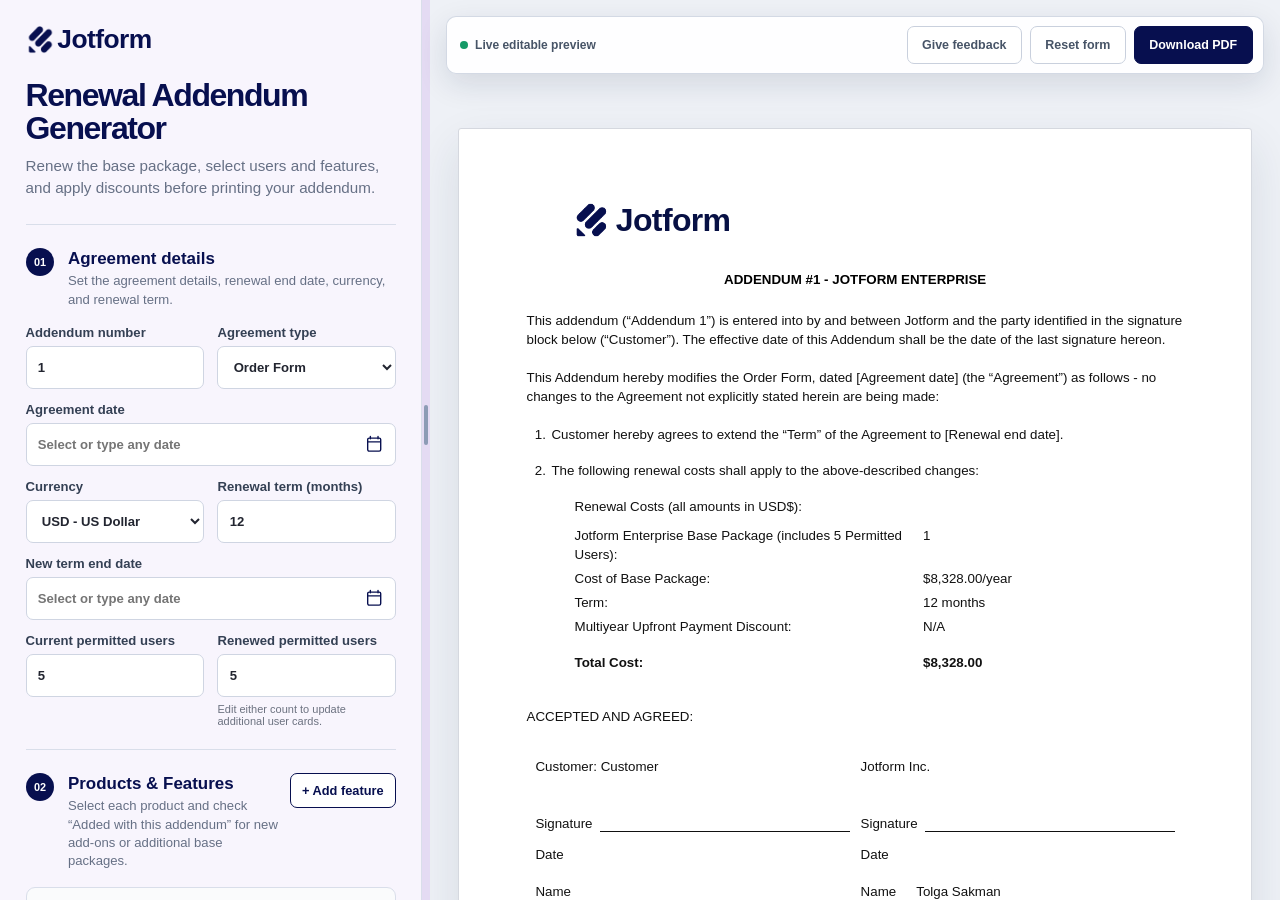
<file: vercel-copy/public/index.html>
<!doctype html>
<html lang="en">
  <head>
    <meta charset="UTF-8" />
    <meta name="viewport" content="width=device-width, initial-scale=1.0" />
    <meta name="color-scheme" content="light" />
    <title>Jotform Renewal Addendum Generator</title>
    <link rel="stylesheet" href="styles.css?v=20261007-lighter-lilac" />
  </head>
  <body>
    <div class="preview-toolbar no-print">
      <div><span class="status-dot"></span><span id="preview-state">Live editable preview</span></div>
      <div class="toolbar-actions">
        <button id="reset-document" class="secondary-button" type="button" hidden>Reset PDF text</button>
        <button id="feedback-button" class="secondary-button" type="button">Give feedback</button>
        <button id="reset-form" class="secondary-button" type="button">Reset form</button>
        <button id="download-pdf" class="primary-button" type="button">Download PDF</button>
      </div>
    </div>
    <main class="app-shell">
      <aside class="editor-panel no-print">
        <header class="editor-header">
          <div class="brand-lockup"><img src="assets/jotform-mark-hd.png" alt="" aria-hidden="true" /><span>Jotform</span></div>
          <div>
            <h1>Renewal Addendum Generator</h1>
            <p class="header-copy">Renew the base package, select users and features, and apply discounts before printing your addendum.</p>
          </div>
        </header>

        <form id="addendum-form" novalidate>
          <section class="form-section">
            <div class="section-heading"><span>01</span><div><h2>Agreement details</h2><p>Set the agreement details, renewal end date, currency, and renewal term.</p></div></div>
            <div class="field-grid two-columns">
              <label class="field-label">Addendum number<input id="addendum-number" type="text" value="1" autocomplete="off" /></label>
              <label class="field-label">Agreement type<select id="agreement-type"><option>Order Form</option><option>Master Subscription Agreement</option><option>Software Service Agreement</option><option>Master Service Agreement</option></select></label>
              <div class="field-label wide" id="agreement-date-field">
                <label for="agreement-date">Agreement date</label>
                <div class="date-input-wrap">
                  <input id="agreement-date" type="text" required placeholder="Select or type any date" autocomplete="off" aria-controls="agreement-date-calendar" aria-expanded="false" />
                  <button id="agreement-date-picker-button" class="date-picker-button" type="button" aria-label="Open agreement date calendar" aria-controls="agreement-date-calendar" aria-expanded="false" title="Open calendar"><svg viewBox="0 0 24 24" aria-hidden="true"><path d="M7 2v3M17 2v3M3.5 9h17M5.5 4h13a2 2 0 0 1 2 2v13a2 2 0 0 1-2 2h-13a2 2 0 0 1-2-2V6a2 2 0 0 1 2-2Z" /></svg></button>
                </div>
                <div id="agreement-date-calendar" class="date-calendar" role="group" aria-label="Agreement date calendar" hidden>
                  <div class="date-calendar-header">
                    <button id="calendar-previous-month" class="calendar-nav" type="button" aria-label="Previous month">‹</button>
                    <select id="calendar-month" aria-label="Calendar month"></select>
                    <input id="calendar-year" type="number" step="1" inputmode="numeric" aria-label="Calendar year" />
                    <button id="calendar-next-month" class="calendar-nav" type="button" aria-label="Next month">›</button>
                  </div>
                  <span id="calendar-month-label" class="visually-hidden" aria-live="polite"></span>
                  <div class="date-calendar-weekdays" aria-hidden="true"><span>Su</span><span>Mo</span><span>Tu</span><span>We</span><span>Th</span><span>Fr</span><span>Sa</span></div>
                  <div id="calendar-days" class="date-calendar-days" role="group" aria-labelledby="calendar-month-label"></div>
                  <div class="date-calendar-footer"><button id="calendar-today" type="button">Today</button><button id="calendar-close" type="button">Close</button></div>
                </div>
              </div>
              <label class="field-label">Currency<select id="currency"><option value="USD">USD - US Dollar</option><option value="CAD">CAD - Canadian Dollar</option><option value="GBP">GBP - British Pound</option><option value="EUR">EUR - Euro</option><option value="AUD">AUD - Australian Dollar</option></select></label>
              <label class="field-label">Renewal term (months)<input id="months-remaining" type="number" min="1" max="60" step="1" value="12" inputmode="numeric" /></label>
              <div class="field-label wide" id="renewal-end-date-field">
                <label for="renewal-end-date">New term end date</label>
                <div class="date-input-wrap">
                  <input id="renewal-end-date" type="text" required placeholder="Select or type any date" autocomplete="off" aria-controls="renewal-end-date-calendar" aria-expanded="false" />
                  <button id="renewal-end-date-picker-button" class="date-picker-button" type="button" aria-label="Open renewal end date calendar" aria-controls="renewal-end-date-calendar" aria-expanded="false" title="Open calendar"><svg viewBox="0 0 24 24" aria-hidden="true"><path d="M7 2v3M17 2v3M3.5 9h17M5.5 4h13a2 2 0 0 1 2 2v13a2 2 0 0 1-2 2h-13a2 2 0 0 1-2-2V6a2 2 0 0 1 2-2Z" /></svg></button>
                </div>
                <div id="renewal-end-date-calendar" class="date-calendar" role="group" aria-label="Renewal end date calendar" hidden>
                  <div class="date-calendar-header">
                    <button id="renewal-calendar-previous-month" class="calendar-nav" type="button" aria-label="Previous month">‹</button>
                    <select id="renewal-calendar-month" aria-label="Calendar month"></select>
                    <input id="renewal-calendar-year" type="number" step="1" inputmode="numeric" aria-label="Calendar year" />
                    <button id="renewal-calendar-next-month" class="calendar-nav" type="button" aria-label="Next month">›</button>
                  </div>
                  <span id="renewal-calendar-month-label" class="visually-hidden" aria-live="polite"></span>
                  <div class="date-calendar-weekdays" aria-hidden="true"><span>Su</span><span>Mo</span><span>Tu</span><span>We</span><span>Th</span><span>Fr</span><span>Sa</span></div>
                  <div id="renewal-calendar-days" class="date-calendar-days" role="group" aria-labelledby="renewal-calendar-month-label"></div>
                  <div class="date-calendar-footer"><button id="renewal-calendar-today" type="button">Today</button><button id="renewal-calendar-close" type="button">Close</button></div>
                </div>
              </div>
              <label class="field-label user-count-field">Current permitted users<input id="previous-users" type="number" min="0" step="1" value="5" required /></label>
              <label class="field-label user-count-field">Renewed permitted users<input id="renewed-users" type="number" min="0" step="1" value="5" required /><small>Edit either count to update additional user cards.</small></label>
            </div>
          </section>

          <section class="form-section">
            <div class="section-heading with-action"><span>02</span><div><h2>Products &amp; Features</h2><p>Select each product and check “Added with this addendum” for new add-ons or additional base packages.</p></div><button id="add-cost-line" class="clause-toggle-button add-feature-button add-cost-line-button" type="button">+ Add feature</button></div>
            <div id="cost-line-list" class="cost-line-list"></div>
            <button id="add-cost-line-bottom" class="clause-toggle-button add-feature-button add-feature-button-bottom add-cost-line-button" type="button">+ Add feature</button>
          </section>

          <section class="form-section">
            <div class="section-heading"><span>03</span><div><h2>Discounts</h2><p>Add discounts here; each discount is automatically applied only to its eligible products.</p></div></div>
            <button id="add-discount-line" class="clause-toggle-button add-discount-button" type="button">+ Add discount</button>
            <div id="discount-list" class="discount-section-list"></div>
            <div class="amount-override-card" id="amount-card">
              <div class="override-heading"><div><span>Calculated amount</span><strong id="calculated-total">$0.00</strong></div><button id="reset-total-override" class="text-button" type="button" hidden>Use calculated amount</button></div>
              <label class="field-label">Amount used in addendum<span class="money-input"><span>$</span><input id="total-used" type="number" step="0.01" value="0.00" inputmode="decimal" /></span></label>
              <p id="override-status" class="helper-text">Updates automatically until a salesperson changes it.</p>
            </div>
            <div class="optional-clause-card">
              <button id="toggle-overage-clause" class="clause-toggle-button" type="button" aria-pressed="false">Include Auto-Expansion Clause</button>
              <p>Customer agrees that, if during the Term, Customer exceeds its number of Permitted Users, Jotform shall invoice Customer for the additional users, and Customer agrees to pay the invoice, without the need for an addendum for the same.</p>
            </div>
          </section>

          <section class="form-section">
            <div class="section-heading"><span>04</span><div><h2>Signatures</h2><p>Choose the contracting entity, customer, and signer details for the signature block.</p></div></div>
            <div class="field-grid two-columns">
              <label class="field-label wide">Jotform entity<select id="jotform-entity"><option>Jotform Inc.</option><option>Jotform Canada, Inc.</option><option>Jotform Ltd.</option><option>Jotform Pty Ltd.</option></select></label>
              <label class="field-label wide">Customer name<input id="customer-name" type="text" required placeholder="Customer name" autocomplete="organization" /></label>
              <label class="field-label">Customer signer name<input id="customer-signer-name" type="text" autocomplete="name" /></label>
              <label class="field-label">Customer signer title<input id="customer-signer-title" type="text" autocomplete="organization-title" /></label>
              <label class="field-label">Jotform signer name<input id="jotform-signer-name" type="text" value="Tolga Sakman" autocomplete="name" /></label>
              <label class="field-label">Jotform signer title<input id="jotform-signer-title" type="text" value="VP of Enterprise Sales" autocomplete="organization-title" /></label>
            </div>
          </section>
        </form>
      </aside>
      <div id="panel-resizer" class="panel-resizer no-print" role="separator" aria-label="Resize product panel" aria-orientation="vertical" aria-valuemin="30" aria-valuemax="70" aria-valuenow="33" tabindex="0" title="Drag to resize. Double-click to restore the default width."></div>
      <section class="preview-panel">
        <article id="addendum-document" class="document-page" contenteditable="true" spellcheck="true" aria-label="Editable addendum PDF preview">
          <header class="document-brand"><img src="assets/jotform-mark-hd.png" alt="" aria-hidden="true" /><span>Jotform</span></header>
          <h2>ADDENDUM #<span data-output="addendumNumber">1</span> - JOTFORM ENTERPRISE</h2>
          <p>This addendum (“Addendum <span data-output="addendumNumber">1</span>”) is entered into by and between Jotform and the party identified in the signature block below (“Customer”). The effective date of this Addendum shall be the date of the last signature hereon.</p>
          <p>This Addendum hereby modifies the <span data-output="agreementType">Order Form</span>, dated <span class="fillable" data-output="agreementDate">[Agreement date]</span> (the “Agreement”) as follows - no changes to the Agreement not explicitly stated herein are being made:</p>
          <ol id="document-clauses" class="clauses"></ol>
          <section id="document-cost-section" class="cost-section">
            <h3><span id="cost-section-title">Renewal Costs</span> <span>(all amounts in <span data-output="currencyLabel">USD$</span>):</span></h3>
            <dl id="document-cost-list" class="cost-list"></dl>
            <dl class="cost-list total-cost-line"><div><dt id="document-total-label">Total Cost:</dt><dd data-output="totalUsed">$0.00</dd></div></dl>
          </section>
          <p id="overage-paragraph" hidden>Customer agrees that, if during the Term, Customer exceeds its number of Permitted Users, Jotform shall invoice Customer for the additional users, and Customer agrees to pay the invoice, without the need for an addendum for the same.</p>
          <section class="signature-section">
            <h3 class="accepted-heading">ACCEPTED AND AGREED:</h3>
            <table class="signature-table">
              <thead><tr><th>Customer: <span data-output="customerName">Customer</span></th><th data-output="jotformEntity">Jotform Inc.</th></tr></thead>
              <tbody>
                <tr class="signature-row"><td><span>Signature</span></td><td><span>Signature</span></td></tr>
                <tr><td><span class="signature-label">Date</span></td><td><span class="signature-label">Date</span></td></tr>
                <tr><td><span class="signature-label">Name</span><strong data-output="customerSignerName"></strong></td><td><span class="signature-label">Name</span><strong data-output="jotformSignerName">Tolga Sakman</strong></td></tr>
                <tr><td><span class="signature-label">Title</span><strong data-output="customerSignerTitle"></strong></td><td><span class="signature-label">Title</span><strong data-output="jotformSignerTitle">VP of Enterprise Sales</strong></td></tr>
              </tbody>
            </table>
          </section>
        </article>
      </section>

      <div id="feedback-modal" class="feedback-modal-backdrop no-print" hidden>
        <section class="feedback-modal" role="dialog" aria-modal="true" aria-label="Addendum Generator feedback">
          <button id="feedback-close" class="feedback-modal-close" type="button" aria-label="Close feedback form">×</button>
          <div class="feedback-modal-body">
            <iframe
              id="JotFormIFrame-262383929833974"
              class="feedback-modal-frame"
              title="Addendum Generator Feedback Form"
              onload="window.parent.scrollTo(0,0)"
              allowtransparency="true"
              allow="geolocation; microphone; camera; fullscreen; payment"
              data-src="https://form.jotform.com/262383929833974"
              frameborder="0"
              scrolling="no"
            ></iframe>
          </div>
        </section>
      </div>
    </main>

    <template id="cost-line-template">
      <div class="cost-line">
        <div class="cost-line-top"><label class="field-label product-field"><span class="visually-hidden">Catalog product</span><select class="line-product"></select></label><button class="remove-cost-line" type="button" aria-label="Remove pricing line" title="Remove pricing line">×</button></div>
        <details class="product-details" open><summary>Details</summary><div class="product-detail-fields">
        <label class="waived-control line-added-control"><input class="line-renewal-mode" type="checkbox" /> <span>Added with this addendum</span></label>
        <label class="field-label">Addendum line label<input class="line-label" type="text" placeholder="Product or credit description" /></label>
        <div class="cost-line-grid quantities-grid">
          <label class="field-label line-current-quantity-field"><span>Current quantity</span><input class="line-current-quantity" type="number" min="0" step="1" value="0" inputmode="numeric" /></label>
          <label class="field-label"><span class="line-added-quantity-label">Renewal quantity</span><input class="line-new-quantity" type="number" min="1" step="1" value="1" inputmode="numeric" /></label>
          <label class="field-label">Pricing basis<select class="line-basis"><option value="annual">Annual — renewal term</option><option value="monthly">Monthly — renewal term</option><option value="back-charge">Back Charge</option><option value="one-time">One-time</option></select></label>
          <label class="field-label line-back-charge-term-field" hidden>Term (months)<input class="line-back-charge-months" type="number" min="0" step="1" inputmode="numeric" disabled /></label>
          <label class="field-label">Cost treatment<select class="line-effect"><option value="charge">Charge</option><option value="reduction">Reduction</option><option value="credit">Service credit</option></select></label>
          <label class="field-label">Unit price<span class="money-input"><span>$</span><input class="line-unit-price" type="number" min="0" step="0.01" value="0" inputmode="decimal" /></span></label>
          <label class="waived-control"><input class="line-waived" type="checkbox" /> <span>Waived</span></label>
        </div>
        <label class="field-label line-credit-description-field" hidden>Service credit description<input class="line-credit-description" type="text" placeholder="Required — describe what this credit is for" /></label>
        <p class="line-validation validation-message" role="alert" hidden></p>
        <div class="line-summary"><span class="line-formula"></span><strong class="line-total">$0.00</strong></div>
        </div></details>
      </div>
    </template>
    <template id="discount-line-template">
      <div class="discount-line">
        <label class="field-label">Discount<select class="discount-type"><option value="education">Education / Non-profit Discount</option><option value="multiyear">Multi-Year Discount</option><option value="reseller">Reseller Discount</option><option value="custom">Customized Discount</option></select></label>
        <label class="field-label">Rate %<select class="discount-rate-option"><option value="" disabled>Select rate</option><option value="30">30%</option><option value="15">15%</option><option value="10">10%</option><option value="custom">Custom</option></select></label>
        <label class="field-label discount-custom-name-field" hidden>Discount name<input class="discount-custom-name" type="text" placeholder="Required" /></label>
        <label class="field-label discount-custom-rate-field" hidden>Custom rate %<input class="discount-custom-rate" type="number" min="0" max="100" step="0.01" inputmode="decimal" placeholder="Required" /></label>
        <button class="remove-line-discount" type="button" aria-label="Remove discount" title="Remove discount">×</button>
      </div>
    </template>
    <script src="pricing-data.js?v=20261007-jefs"></script>
    <script src="app.js?v=20261007-jefs"></script>
  </body>
</html>
</file>
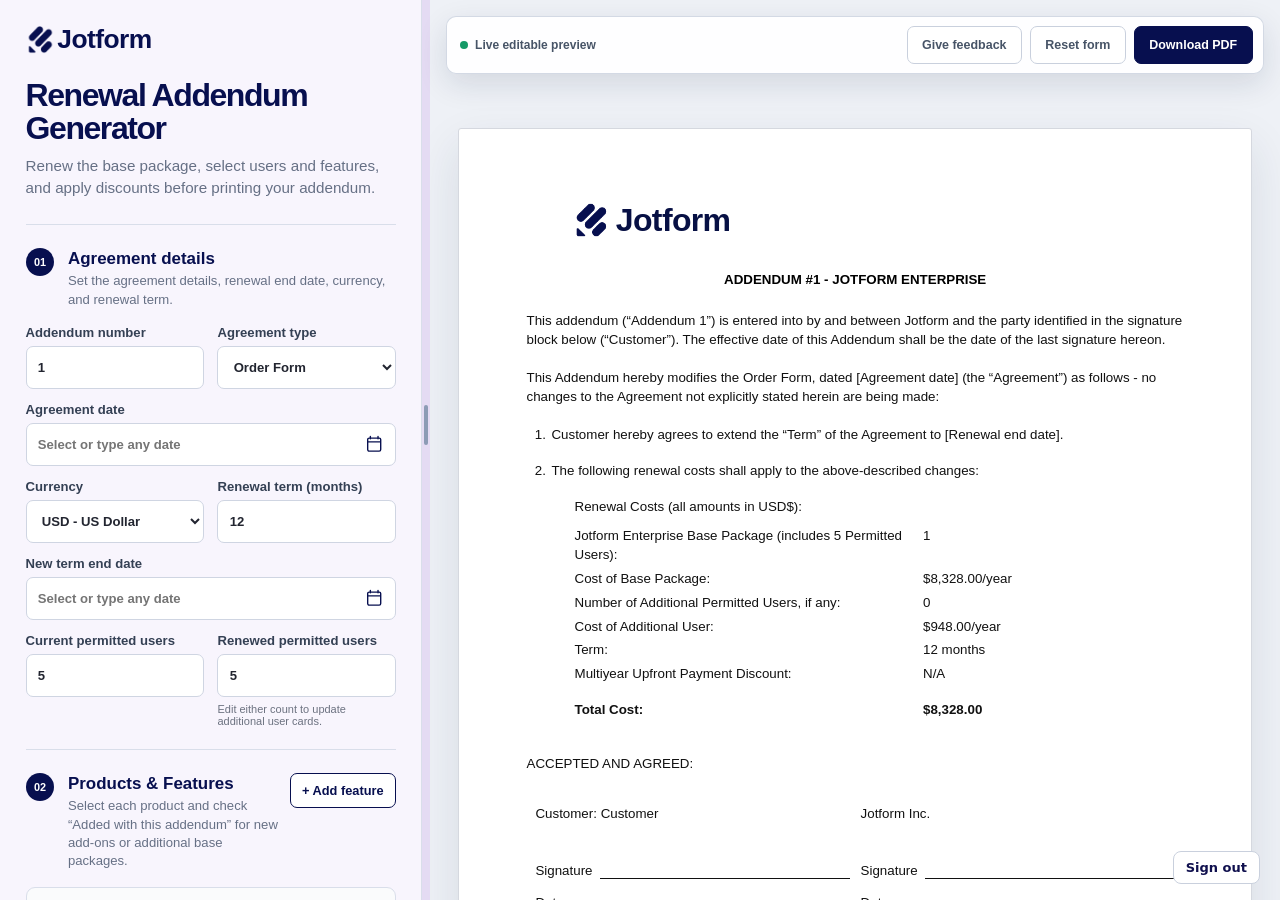
<file: vercel-copy/site/index.html>
<!doctype html>
<html lang="en">
  <head>
    <meta charset="UTF-8" />
    <meta name="viewport" content="width=device-width, initial-scale=1.0" />
    <meta name="color-scheme" content="light" />
    <title>Jotform Renewal Addendum Generator</title>
    <link rel="stylesheet" href="styles.css?v=20261007-lighter-lilac" />
  <style>.team-sign-out{position:fixed;right:20px;bottom:16px;z-index:30}.team-sign-out button{border:1px solid #c9d0dd;background:white;color:#10104e;border-radius:8px;padding:8px 12px;font:600 13px system-ui;cursor:pointer}@media print{.team-sign-out{display:none}}</style>
</head>
  <body>
    <div class="preview-toolbar no-print">
      <div><span class="status-dot"></span><span id="preview-state">Live editable preview</span></div>
      <div class="toolbar-actions">
        <button id="reset-document" class="secondary-button" type="button" hidden>Reset PDF text</button>
        <button id="feedback-button" class="secondary-button" type="button">Give feedback</button>
        <button id="reset-form" class="secondary-button" type="button">Reset form</button>
        <button id="download-pdf" class="primary-button" type="button">Download PDF</button>
      </div>
    </div>
    <main class="app-shell">
      <aside class="editor-panel no-print">
        <header class="editor-header">
          <div class="brand-lockup"><img src="assets/jotform-mark-hd.png" alt="" aria-hidden="true" /><span>Jotform</span></div>
          <div>
            <h1>Renewal Addendum Generator</h1>
            <p class="header-copy">Renew the base package, select users and features, and apply discounts before printing your addendum.</p>
          </div>
        </header>

        <form id="addendum-form" novalidate>
          <section class="form-section">
            <div class="section-heading"><span>01</span><div><h2>Agreement details</h2><p>Set the agreement details, renewal end date, currency, and renewal term.</p></div></div>
            <div class="field-grid two-columns">
              <label class="field-label">Addendum number<input id="addendum-number" type="text" value="1" autocomplete="off" /></label>
              <label class="field-label">Agreement type<select id="agreement-type"><option>Order Form</option><option>Master Subscription Agreement</option><option>Software Service Agreement</option><option>Master Service Agreement</option></select></label>
              <div class="field-label wide" id="agreement-date-field">
                <label for="agreement-date">Agreement date</label>
                <div class="date-input-wrap">
                  <input id="agreement-date" type="text" required placeholder="Select or type any date" autocomplete="off" aria-controls="agreement-date-calendar" aria-expanded="false" />
                  <button id="agreement-date-picker-button" class="date-picker-button" type="button" aria-label="Open agreement date calendar" aria-controls="agreement-date-calendar" aria-expanded="false" title="Open calendar"><svg viewBox="0 0 24 24" aria-hidden="true"><path d="M7 2v3M17 2v3M3.5 9h17M5.5 4h13a2 2 0 0 1 2 2v13a2 2 0 0 1-2 2h-13a2 2 0 0 1-2-2V6a2 2 0 0 1 2-2Z" /></svg></button>
                </div>
                <div id="agreement-date-calendar" class="date-calendar" role="group" aria-label="Agreement date calendar" hidden>
                  <div class="date-calendar-header">
                    <button id="calendar-previous-month" class="calendar-nav" type="button" aria-label="Previous month">‹</button>
                    <select id="calendar-month" aria-label="Calendar month"></select>
                    <input id="calendar-year" type="number" step="1" inputmode="numeric" aria-label="Calendar year" />
                    <button id="calendar-next-month" class="calendar-nav" type="button" aria-label="Next month">›</button>
                  </div>
                  <span id="calendar-month-label" class="visually-hidden" aria-live="polite"></span>
                  <div class="date-calendar-weekdays" aria-hidden="true"><span>Su</span><span>Mo</span><span>Tu</span><span>We</span><span>Th</span><span>Fr</span><span>Sa</span></div>
                  <div id="calendar-days" class="date-calendar-days" role="group" aria-labelledby="calendar-month-label"></div>
                  <div class="date-calendar-footer"><button id="calendar-today" type="button">Today</button><button id="calendar-close" type="button">Close</button></div>
                </div>
              </div>
              <label class="field-label">Currency<select id="currency"><option value="USD">USD - US Dollar</option><option value="CAD">CAD - Canadian Dollar</option><option value="GBP">GBP - British Pound</option><option value="EUR">EUR - Euro</option><option value="AUD">AUD - Australian Dollar</option></select></label>
              <label class="field-label">Renewal term (months)<input id="months-remaining" type="number" min="1" max="60" step="1" value="12" inputmode="numeric" /></label>
              <div class="field-label wide" id="renewal-end-date-field">
                <label for="renewal-end-date">New term end date</label>
                <div class="date-input-wrap">
                  <input id="renewal-end-date" type="text" required placeholder="Select or type any date" autocomplete="off" aria-controls="renewal-end-date-calendar" aria-expanded="false" />
                  <button id="renewal-end-date-picker-button" class="date-picker-button" type="button" aria-label="Open renewal end date calendar" aria-controls="renewal-end-date-calendar" aria-expanded="false" title="Open calendar"><svg viewBox="0 0 24 24" aria-hidden="true"><path d="M7 2v3M17 2v3M3.5 9h17M5.5 4h13a2 2 0 0 1 2 2v13a2 2 0 0 1-2 2h-13a2 2 0 0 1-2-2V6a2 2 0 0 1 2-2Z" /></svg></button>
                </div>
                <div id="renewal-end-date-calendar" class="date-calendar" role="group" aria-label="Renewal end date calendar" hidden>
                  <div class="date-calendar-header">
                    <button id="renewal-calendar-previous-month" class="calendar-nav" type="button" aria-label="Previous month">‹</button>
                    <select id="renewal-calendar-month" aria-label="Calendar month"></select>
                    <input id="renewal-calendar-year" type="number" step="1" inputmode="numeric" aria-label="Calendar year" />
                    <button id="renewal-calendar-next-month" class="calendar-nav" type="button" aria-label="Next month">›</button>
                  </div>
                  <span id="renewal-calendar-month-label" class="visually-hidden" aria-live="polite"></span>
                  <div class="date-calendar-weekdays" aria-hidden="true"><span>Su</span><span>Mo</span><span>Tu</span><span>We</span><span>Th</span><span>Fr</span><span>Sa</span></div>
                  <div id="renewal-calendar-days" class="date-calendar-days" role="group" aria-labelledby="renewal-calendar-month-label"></div>
                  <div class="date-calendar-footer"><button id="renewal-calendar-today" type="button">Today</button><button id="renewal-calendar-close" type="button">Close</button></div>
                </div>
              </div>
              <label class="field-label user-count-field">Current permitted users<input id="previous-users" type="number" min="0" step="1" value="5" required /></label>
              <label class="field-label user-count-field">Renewed permitted users<input id="renewed-users" type="number" min="0" step="1" value="5" required /><small>Edit either count to update additional user cards.</small></label>
            </div>
          </section>

          <section class="form-section">
            <div class="section-heading with-action"><span>02</span><div><h2>Products &amp; Features</h2><p>Select each product and check “Added with this addendum” for new add-ons or additional base packages.</p></div><button id="add-cost-line" class="clause-toggle-button add-feature-button add-cost-line-button" type="button">+ Add feature</button></div>
            <div id="cost-line-list" class="cost-line-list"></div>
            <button id="add-cost-line-bottom" class="clause-toggle-button add-feature-button add-feature-button-bottom add-cost-line-button" type="button">+ Add feature</button>
          </section>

          <section class="form-section">
            <div class="section-heading"><span>03</span><div><h2>Discounts</h2><p>Add discounts here; each discount is automatically applied only to its eligible products.</p></div></div>
            <button id="add-discount-line" class="clause-toggle-button add-discount-button" type="button">+ Add discount</button>
            <div id="discount-list" class="discount-section-list"></div>
            <div class="amount-override-card" id="amount-card">
              <div class="override-heading"><div><span>Calculated amount</span><strong id="calculated-total">$0.00</strong></div><button id="reset-total-override" class="text-button" type="button" hidden>Use calculated amount</button></div>
              <label class="field-label">Amount used in addendum<span class="money-input"><span>$</span><input id="total-used" type="number" step="0.01" value="0.00" inputmode="decimal" /></span></label>
              <p id="override-status" class="helper-text">Updates automatically until a salesperson changes it.</p>
            </div>
            <div class="optional-clause-card">
              <button id="toggle-overage-clause" class="clause-toggle-button" type="button" aria-pressed="false">Include Auto-Expansion Clause</button>
              <p>Customer agrees that, if during the Term, Customer exceeds its number of Permitted Users, Jotform shall invoice Customer for the additional users, and Customer agrees to pay the invoice, without the need for an addendum for the same.</p>
            </div>
          </section>

          <section class="form-section">
            <div class="section-heading"><span>04</span><div><h2>Signatures</h2><p>Choose the contracting entity, customer, and signer details for the signature block.</p></div></div>
            <div class="field-grid two-columns">
              <label class="field-label wide">Jotform entity<select id="jotform-entity"><option>Jotform Inc.</option><option>Jotform Canada, Inc.</option><option>Jotform Ltd.</option><option>Jotform Pty Ltd.</option></select></label>
              <label class="field-label wide">Customer name<input id="customer-name" type="text" required placeholder="Customer name" autocomplete="organization" /></label>
              <label class="field-label">Customer signer name<input id="customer-signer-name" type="text" autocomplete="name" /></label>
              <label class="field-label">Customer signer title<input id="customer-signer-title" type="text" autocomplete="organization-title" /></label>
              <label class="field-label">Jotform signer name<input id="jotform-signer-name" type="text" value="Tolga Sakman" autocomplete="name" /></label>
              <label class="field-label">Jotform signer title<input id="jotform-signer-title" type="text" value="VP of Enterprise Sales" autocomplete="organization-title" /></label>
            </div>
          </section>
        </form>
      </aside>
      <div id="panel-resizer" class="panel-resizer no-print" role="separator" aria-label="Resize product panel" aria-orientation="vertical" aria-valuemin="30" aria-valuemax="70" aria-valuenow="33" tabindex="0" title="Drag to resize. Double-click to restore the default width."></div>
      <section class="preview-panel">
        <article id="addendum-document" class="document-page" contenteditable="true" spellcheck="true" aria-label="Editable addendum PDF preview">
          <header class="document-brand"><img src="assets/jotform-mark-hd.png" alt="" aria-hidden="true" /><span>Jotform</span></header>
          <h2>ADDENDUM #<span data-output="addendumNumber">1</span> - JOTFORM ENTERPRISE</h2>
          <p>This addendum (“Addendum <span data-output="addendumNumber">1</span>”) is entered into by and between Jotform and the party identified in the signature block below (“Customer”). The effective date of this Addendum shall be the date of the last signature hereon.</p>
          <p>This Addendum hereby modifies the <span data-output="agreementType">Order Form</span>, dated <span class="fillable" data-output="agreementDate">[Agreement date]</span> (the “Agreement”) as follows - no changes to the Agreement not explicitly stated herein are being made:</p>
          <ol id="document-clauses" class="clauses"></ol>
          <section id="document-cost-section" class="cost-section">
            <h3><span id="cost-section-title">Renewal Costs</span> <span>(all amounts in <span data-output="currencyLabel">USD$</span>):</span></h3>
            <dl id="document-cost-list" class="cost-list"></dl>
            <dl class="cost-list total-cost-line"><div><dt id="document-total-label">Total Cost:</dt><dd data-output="totalUsed">$0.00</dd></div></dl>
          </section>
          <p id="overage-paragraph" hidden>Customer agrees that, if during the Term, Customer exceeds its number of Permitted Users, Jotform shall invoice Customer for the additional users, and Customer agrees to pay the invoice, without the need for an addendum for the same.</p>
          <section class="signature-section">
            <h3 class="accepted-heading">ACCEPTED AND AGREED:</h3>
            <table class="signature-table">
              <thead><tr><th>Customer: <span data-output="customerName">Customer</span></th><th data-output="jotformEntity">Jotform Inc.</th></tr></thead>
              <tbody>
                <tr class="signature-row"><td><span>Signature</span></td><td><span>Signature</span></td></tr>
                <tr><td><span class="signature-label">Date</span></td><td><span class="signature-label">Date</span></td></tr>
                <tr><td><span class="signature-label">Name</span><strong data-output="customerSignerName"></strong></td><td><span class="signature-label">Name</span><strong data-output="jotformSignerName">Tolga Sakman</strong></td></tr>
                <tr><td><span class="signature-label">Title</span><strong data-output="customerSignerTitle"></strong></td><td><span class="signature-label">Title</span><strong data-output="jotformSignerTitle">VP of Enterprise Sales</strong></td></tr>
              </tbody>
            </table>
          </section>
        </article>
      </section>

      <div id="feedback-modal" class="feedback-modal-backdrop no-print" hidden>
        <section class="feedback-modal" role="dialog" aria-modal="true" aria-label="Addendum Generator feedback">
          <button id="feedback-close" class="feedback-modal-close" type="button" aria-label="Close feedback form">×</button>
          <div class="feedback-modal-body">
            <iframe
              id="JotFormIFrame-262801722355959"
              class="feedback-modal-frame"
              title="Addendum Generator Feedback Form"
              onload="window.parent.scrollTo(0,0)"
              allowtransparency="true"
              allow="geolocation; microphone; camera; fullscreen; payment"
              data-src="https://form.jotform.com/262801722355959"
              frameborder="0"
              scrolling="no"
            ></iframe>
          </div>
        </section>
      </div>
    </main>

    <template id="cost-line-template">
      <div class="cost-line">
        <div class="cost-line-top"><label class="field-label product-field"><span class="visually-hidden">Catalog product</span><select class="line-product"></select></label><button class="remove-cost-line" type="button" aria-label="Remove pricing line" title="Remove pricing line">×</button></div>
        <details class="product-details" open><summary>Details</summary><div class="product-detail-fields">
        <label class="waived-control line-added-control"><input class="line-renewal-mode" type="checkbox" /> <span>Added with this addendum</span></label>
        <label class="field-label">Addendum line label<input class="line-label" type="text" placeholder="Product or credit description" /></label>
        <div class="cost-line-grid quantities-grid">
          <label class="field-label line-current-quantity-field"><span>Current quantity</span><input class="line-current-quantity" type="number" min="0" step="1" value="0" inputmode="numeric" /></label>
          <label class="field-label"><span class="line-added-quantity-label">Renewal quantity</span><input class="line-new-quantity" type="number" min="1" step="1" value="1" inputmode="numeric" /></label>
          <label class="field-label">Pricing basis<select class="line-basis"><option value="annual">Annual — renewal term</option><option value="back-charge">Back Charge</option><option value="one-time">One-time</option></select></label>
          <label class="field-label line-back-charge-term-field" hidden>Term (months)<input class="line-back-charge-months" type="number" min="0" step="1" inputmode="numeric" disabled /></label>
          <label class="field-label">Cost treatment<select class="line-effect"><option value="charge">Charge</option><option value="reduction">Reduction</option><option value="credit">Service credit</option></select></label>
          <label class="field-label">Unit price<span class="money-input"><span>$</span><input class="line-unit-price" type="number" min="0" step="0.01" value="0" inputmode="decimal" /></span></label>
          <label class="waived-control"><input class="line-waived" type="checkbox" /> <span>Waived</span></label>
        </div>
        <label class="field-label line-credit-description-field" hidden>Service credit description<input class="line-credit-description" type="text" placeholder="Required — describe what this credit is for" /></label>
        <p class="line-validation validation-message" role="alert" hidden></p>
        <div class="line-summary"><span class="line-formula"></span><strong class="line-total">$0.00</strong></div>
        </div></details>
      </div>
    </template>
    <template id="discount-line-template">
      <div class="discount-line">
        <label class="field-label">Discount<select class="discount-type"><option value="education">Education / Non-profit Discount</option><option value="multiyear">Multi-Year Discount</option><option value="reseller">Reseller Discount</option><option value="custom">Customized Discount</option></select></label>
        <label class="field-label">Rate %<select class="discount-rate-option"><option value="" disabled>Select rate</option><option value="30">30%</option><option value="15">15%</option><option value="10">10%</option><option value="custom">Custom</option></select></label>
        <label class="field-label discount-custom-name-field" hidden>Discount name<input class="discount-custom-name" type="text" placeholder="Required" /></label>
        <label class="field-label discount-custom-rate-field" hidden>Custom rate %<input class="discount-custom-rate" type="number" min="0" max="100" step="0.01" inputmode="decimal" placeholder="Required" /></label>
        <button class="remove-line-discount" type="button" aria-label="Remove discount" title="Remove discount">×</button>
      </div>
    </template>
    <script src="pricing-data.js?v=20261124-annual-users"></script>
    <script src="app.js?v=hipaa-conversion"></script>
  <form class="team-sign-out no-print" action="/logout" method="post"><button type="submit">Sign out</button></form>
</body>
</html>
</file>
<file: vercel-copy/public/styles.css>
:root {
  --brand: #070f4f;
  --brand-deep: #040a37;
  --accent: #ff6100;
  --ink: #222530;
  --muted: #667085;
  --line: #d9deea;
  --soft: #f4f6fa;
  --panel: #ffffff;
  --success: #159a67;
  --danger: #b42318;
}

* { box-sizing: border-box; }
[hidden] { display: none !important; }

html, body { min-height: 100%; }

body {
  margin: 0;
  background: #eef1f6;
  color: var(--ink);
  font-family: Inter, Arial, Helvetica, sans-serif;
}

button, input, select, textarea { font: inherit; }

button { color: inherit; }

.app-shell {
  display: grid;
  min-height: 100vh;
  grid-template-columns: minmax(420px, 560px) minmax(700px, 1fr);
}

.editor-panel {
  height: 100vh;
  overflow-y: auto;
  border-right: 1px solid var(--line);
  background: #f8f5fd;
  padding: 1.5rem 1.6rem 3rem;
}

.editor-header {
  display: grid;
  gap: 1.5rem;
  padding-bottom: 1.5rem;
}

.brand-lockup,
.document-brand {
  display: flex;
  align-items: center;
  gap: 0.55rem;
  color: var(--brand);
  font-weight: 850;
  letter-spacing: -0.02em;
}

.brand-lockup { gap: 0.18rem; font-size: 1.65rem; font-weight: 800; }
.brand-lockup img { width: 1.8rem; height: 1.8rem; object-fit: contain; }

.eyebrow {
  margin: 0 0 0.3rem;
  color: var(--accent);
  font-size: 0.72rem;
  font-weight: 850;
  letter-spacing: 0.12em;
  text-transform: uppercase;
}

.editor-header h1 {
  margin: 0;
  color: var(--brand);
  font-size: clamp(1.65rem, 2.5vw, 2.15rem);
  line-height: 1.02;
  letter-spacing: -0.045em;
}

.header-copy {
  max-width: 42rem;
  margin: 0.65rem 0 0;
  color: var(--muted);
  font-size: 0.9rem;
  line-height: 1.5;
}

.form-section {
  border-top: 1px solid var(--line);
  padding: 1.4rem 0;
}

.section-heading {
  display: grid;
  grid-template-columns: 2rem minmax(0, 1fr);
  gap: 0.65rem;
  align-items: start;
  margin-bottom: 1rem;
}

.section-heading.with-action { grid-template-columns: 2rem minmax(0, 1fr) auto; }

.section-heading > span {
  display: grid;
  width: 1.8rem;
  height: 1.8rem;
  place-items: center;
  border-radius: 999px;
  background: var(--brand);
  color: #fff;
  font-size: 0.68rem;
  font-weight: 850;
}

.section-heading h2 {
  margin: 0;
  color: var(--brand);
  font-size: 1rem;
  line-height: 1.25;
}

.section-heading p {
  margin: 0.22rem 0 0;
  color: var(--muted);
  font-size: 0.76rem;
  line-height: 1.4;
}

.field-grid {
  display: grid;
  gap: 0.85rem;
}

.field-grid.two-columns { grid-template-columns: repeat(2, minmax(0, 1fr)); }

.field-grid .wide { grid-column: 1 / -1; }

.field-label {
  display: grid;
  gap: 0.38rem;
  color: #344054;
  font-size: 0.76rem;
  font-weight: 750;
}

.catalog-price-note,
.feature-price-note {
  color: var(--muted);
  font-size: 0.64rem;
  font-weight: 600;
  line-height: 1.3;
}

input, select, textarea {
  width: 100%;
  min-height: 2.65rem;
  border: 1px solid #cfd5e2;
  border-radius: 7px;
  background: #fff;
  padding: 0.62rem 0.7rem;
  color: var(--ink);
  outline: none;
}

textarea { resize: vertical; line-height: 1.45; }

input:focus, select:focus, textarea:focus {
  border-color: var(--brand);
  box-shadow: 0 0 0 3px rgba(7, 15, 79, 0.1);
}

.date-input-wrap {
  position: relative;
  display: block;
}

.date-input-wrap > #agreement-date { padding-right: 2.8rem; cursor: text; }

.date-picker-button {
  position: absolute;
  top: 50%;
  right: 0.35rem;
  display: grid;
  width: 2rem;
  height: 2rem;
  min-height: 0;
  transform: translateY(-50%);
  place-items: center;
  border: 0;
  border-radius: 5px;
  background: transparent;
  padding: 0;
  color: var(--brand);
  cursor: pointer;
}

.date-picker-button:hover,
.date-picker-button:focus-visible { background: var(--soft); outline: none; }

.date-picker-button svg { width: 1.15rem; height: 1.15rem; fill: none; stroke: currentColor; stroke-linecap: round; stroke-linejoin: round; stroke-width: 1.8; }

.date-calendar {
  scroll-margin-block: 1rem;
  border: 1px solid #cfd5e2;
  border-radius: 9px;
  background: #fff;
  padding: 0.65rem;
  color: var(--ink);
  box-shadow: 0 6px 18px rgba(19, 33, 68, 0.08);
}

.date-calendar-header { display: grid; grid-template-columns: 2rem minmax(0, 1fr) 5rem 2rem; gap: 0.35rem; align-items: center; }
.date-calendar-header select,
.date-calendar-header input { min-width: 0; min-height: 2.2rem; padding: 0.35rem; }
.date-calendar button { border: 0; border-radius: 5px; background: transparent; color: var(--brand); padding: 0.45rem; cursor: pointer; }
.date-calendar .calendar-nav { font-size: 1.4rem; line-height: 1; }
.date-calendar-weekdays,
.date-calendar-days { display: grid; grid-template-columns: repeat(7, minmax(0, 1fr)); gap: 0.2rem; text-align: center; }
.date-calendar-weekdays { margin: 0.7rem 0 0.2rem; color: var(--muted); font-size: 0.72rem; }
.date-calendar-days button { min-height: 2.2rem; font-size: 0.82rem; }
.date-calendar button:hover { background: var(--soft); }
.date-calendar button:focus-visible { outline: 2px solid var(--brand); outline-offset: 1px; }
.date-calendar-days button[aria-current="date"] { box-shadow: inset 0 0 0 1px var(--brand); }
.date-calendar-days button[aria-pressed="true"] { background: var(--brand); color: #fff; }
.date-calendar-footer { display: flex; justify-content: space-between; margin-top: 0.45rem; border-top: 1px solid var(--line); padding-top: 0.4rem; }
.visually-hidden { position: absolute; width: 1px; height: 1px; padding: 0; overflow: hidden; clip-path: inset(50%); white-space: nowrap; }

.money-input {
  display: grid;
  grid-template-columns: auto minmax(0, 1fr);
  align-items: center;
  border: 1px solid #cfd5e2;
  border-radius: 7px;
  background: #fff;
}

.money-input:focus-within {
  border-color: var(--brand);
  box-shadow: 0 0 0 3px rgba(7, 15, 79, 0.1);
}

.money-input > span {
  padding-left: 0.7rem;
  color: var(--muted);
  font-weight: 700;
}

.money-input input { border: 0; box-shadow: none; padding-left: 0.35rem; }
.money-input input:focus { box-shadow: none; }

.optional-clause-card {
  display: grid;
  gap: 0.65rem;
  margin-top: 0.85rem;
  border: 1px solid #dce2ef;
  border-radius: 9px;
  background: #f8f9fc;
  padding: 0.85rem;
}

.optional-clause-card p {
  margin: 0;
  color: var(--muted);
  font-size: 0.78rem;
  line-height: 1.45;
}

.clause-toggle-button {
  justify-self: start;
  min-height: 2.2rem;
  border: 1px solid var(--brand);
  border-radius: 7px;
  background: #fff;
  padding: 0.45rem 0.7rem;
  color: var(--brand);
  cursor: pointer;
  font-size: 0.8rem;
  font-weight: 750;
}

.clause-toggle-button[aria-pressed="true"] {
  background: var(--brand);
  color: #fff;
}

.add-discount-button { margin: -0.2rem 0 0.9rem 2.45rem; white-space: nowrap; }
.add-feature-button { align-self: start; white-space: nowrap; }
.add-feature-button-bottom { display: block; width: fit-content; margin: 0.85rem 0 0 auto; }

.waived-control {
  display: flex;
  min-height: 2.65rem;
  align-items: center;
  align-self: end;
  gap: 0.5rem;
  color: #344054;
  font-size: 0.82rem;
  font-weight: 750;
}

.waived-control input {
  width: 1rem;
  height: 1rem;
  min-height: 0;
  margin: 0;
}

.cost-line.is-waived .line-summary strong { color: var(--muted); }

.calculation-card {
  display: grid;
  grid-template-columns: 1fr 1fr;
  gap: 1px;
  overflow: hidden;
  margin-top: 0.9rem;
  border: 1px solid #dce2ef;
  border-radius: 8px;
  background: #dce2ef;
}

.calculation-card div {
  display: grid;
  gap: 0.25rem;
  background: #f8f9fc;
  padding: 0.8rem;
}

.calculation-card span,
.feature-calculated span,
.amount-override-card .override-heading span {
  color: var(--muted);
  font-size: 0.7rem;
  font-weight: 750;
}

.calculation-card strong { color: var(--brand); font-size: 1rem; }

.validation-message {
  margin: 0.65rem 0 0;
  color: var(--danger);
  font-size: 0.73rem;
  font-weight: 750;
}

.text-button {
  border: 0;
  background: transparent;
  padding: 0.35rem 0;
  color: var(--brand);
  cursor: pointer;
  font-size: 0.74rem;
  font-weight: 800;
}

.text-button:hover { color: var(--accent); }

.scenario-note {
  margin-top: 0.7rem;
  border-left: 3px solid var(--accent);
  border-radius: 0 6px 6px 0;
  background: #fff7f2;
  padding: 0.65rem 0.75rem;
  color: #5f3b2b;
  font-size: 0.72rem;
  font-weight: 650;
  line-height: 1.45;
}

.compact-section { display: none; }

.cost-line-list { display: grid; gap: 0.75rem; }

.cost-line {
  display: grid;
  gap: 0.62rem;
  border: 1px solid var(--line);
  border-radius: 9px;
  background: #fafbfc;
  padding: 0.75rem;
}

.cost-line.is-credit {
  border-color: var(--line);
  background: #fafbfc;
}

.cost-line-top {
  display: grid;
  grid-template-columns: minmax(0, 1fr) 30px;
  gap: 0.55rem;
  align-items: end;
}

.cost-line-grid {
  display: grid;
  grid-template-columns: 0.55fr 1.25fr 1fr 0.72fr;
  gap: 0.5rem;
}

.cost-line-grid.quantities-grid { grid-template-columns: repeat(3, minmax(0, 1fr)); }

.cost-line input,
.cost-line select { min-height: 2.3rem; padding: 0.48rem 0.52rem; font-size: 0.74rem; }

.cost-line input[readonly] { background: #eef1f6; color: #596273; }

.remove-cost-line {
  display: grid;
  width: 1.8rem;
  height: 2.3rem;
  place-items: center;
  border: 1px solid #d6dbe6;
  border-radius: 6px;
  background: #fff;
  color: #667085;
  cursor: pointer;
  font-size: 1.2rem;
}

.remove-cost-line:hover { border-color: #f1b0aa; background: #fff4f2; color: var(--danger); }

.line-summary {
  display: flex;
  align-items: center;
  justify-content: space-between;
  gap: 0.8rem;
  border-top: 1px solid #e3e7ef;
  padding-top: 0.55rem;
}

.line-formula { color: var(--muted); font-size: 0.66rem; line-height: 1.35; }
.line-total { color: var(--brand); font-size: 0.82rem; white-space: nowrap; }

.line-discounts {
  display: grid;
  gap: 0.45rem;
  border-top: 1px solid #e3e7ef;
  padding-top: 0.5rem;
}

.line-discounts-heading {
  display: flex;
  align-items: center;
  justify-content: space-between;
  gap: 0.75rem;
  color: var(--brand);
  font-size: 0.72rem;
  font-weight: 800;
}

.discount-section-list { display: grid; gap: 0.65rem; }

.discount-line {
  display: grid;
  grid-template-columns: minmax(0, 1fr) 105px 30px;
  gap: 0.45rem;
  align-items: end;
  border-left: 3px solid #9aa5ba;
  border-radius: 5px;
  background: #f1f3f7;
  padding: 0.5rem;
}

.discount-line input,
.discount-line select { min-height: 2.1rem; }
.discount-custom-name-field { grid-column: 1 / 2; }
.discount-custom-rate-field { grid-column: 2 / 3; }
.remove-line-discount {
  display: grid;
  width: 1.8rem;
  height: 2.1rem;
  place-items: center;
  border: 1px solid #d6dbe6;
  border-radius: 6px;
  background: #fff;
  color: #667085;
  cursor: pointer;
  font-size: 1.1rem;
}
.remove-line-discount:hover { border-color: #f1b0aa; background: #fff4f2; color: var(--danger); }

.empty-state {
  border: 1px dashed #c8cfdd;
  border-radius: 8px;
  background: #f8f9fb;
  padding: 0.85rem;
  color: var(--muted);
  font-size: 0.74rem;
  line-height: 1.45;
}

.feature-list { display: grid; gap: 0.7rem; }

.feature-row {
  display: grid;
  grid-template-columns: minmax(165px, 1.5fr) 58px minmax(105px, 0.85fr) minmax(74px, auto) 30px;
  gap: 0.5rem;
  align-items: end;
  border: 1px solid var(--line);
  border-radius: 8px;
  background: #fafbfc;
  padding: 0.7rem;
}

.feature-row input,
.feature-row select { min-height: 2.3rem; padding: 0.48rem 0.52rem; font-size: 0.76rem; }
.feature-product-label { min-width: 0; }
.feature-product-label select { min-width: 0; }
.feature-custom-name { margin-top: 0.22rem; }
.feature-row .money-input > span { padding-left: 0.5rem; }

.feature-calculated {
  display: grid;
  min-height: 2.3rem;
  align-content: center;
  justify-items: end;
  gap: 0.12rem;
  padding: 0.2rem;
}

.feature-calculated strong { color: var(--brand); font-size: 0.78rem; white-space: nowrap; }

.remove-feature {
  display: grid;
  width: 1.8rem;
  height: 2.3rem;
  place-items: center;
  border: 1px solid #d6dbe6;
  border-radius: 6px;
  background: #fff;
  color: #667085;
  cursor: pointer;
  font-size: 1.2rem;
}

.remove-feature:hover { border-color: #f1b0aa; background: #fff4f2; color: var(--danger); }

.amount-override-card {
  display: grid;
  gap: 0.75rem;
  margin-top: 0.85rem;
  border: 1px solid #cfd7e7;
  border-radius: 9px;
  background: #f5f7fb;
  padding: 0.85rem;
}

.override-heading {
  display: flex;
  align-items: center;
  justify-content: space-between;
  gap: 1rem;
}

.override-heading > div { display: grid; gap: 0.16rem; }
.override-heading strong { color: var(--brand); font-size: 1rem; }

.helper-text {
  margin: -0.35rem 0 0;
  color: var(--muted);
  font-size: 0.68rem;
  line-height: 1.35;
}

.grand-total-summary {
  display: flex;
  align-items: center;
  justify-content: space-between;
  gap: 1rem;
  border-top: 1px solid #d2d8e4;
  padding-top: 0.72rem;
  color: var(--brand);
  font-size: 0.78rem;
  font-weight: 800;
}

.grand-total-summary strong { font-size: 1.05rem; }

.primary-button, .secondary-button {
  min-height: 2.4rem;
  border-radius: 7px;
  padding: 0 0.9rem;
  cursor: pointer;
  font-size: 0.78rem;
  font-weight: 800;
}

.primary-button { border: 1px solid var(--brand); background: var(--brand); color: #fff; }
.primary-button:hover { background: var(--brand-deep); }
.secondary-button { border: 1px solid #c9d0dd; background: #fff; }
.secondary-button:hover { background: #f7f8fa; }

body.feedback-open { overflow: hidden; }

.feedback-modal-backdrop {
  position: fixed;
  inset: 0;
  z-index: 1000;
  display: grid;
  place-items: center;
  padding: 1rem;
  background: rgba(5, 10, 53, 0.5);
  backdrop-filter: blur(3px);
}

.feedback-modal-backdrop[hidden] { display: none !important; }

.feedback-modal {
  position: relative;
  display: flex;
  width: min(760px, 100%);
  height: min(680px, calc(100vh - 2rem));
  flex-direction: column;
  overflow: hidden;
  border: 1px solid rgba(255, 255, 255, 0.35);
  border-radius: 10px;
  background: #fff;
  box-shadow: 0 28px 70px rgba(5, 10, 53, 0.3);
}

.feedback-modal-close {
  position: absolute;
  top: 0.75rem;
  right: 0.75rem;
  z-index: 3;
  display: grid;
  width: 2.35rem;
  height: 2.35rem;
  place-items: center;
  border: 1px solid #c9ceda;
  border-radius: 6px;
  background: rgba(255, 255, 255, 0.96);
  color: var(--brand);
  cursor: pointer;
  font-size: 1.55rem;
  line-height: 1;
}

.feedback-modal-close:hover,
.feedback-modal-close:focus-visible { border-color: #a6afc0; background: #f1f3f8; outline: none; }
.feedback-modal-body { position: relative; flex: 1; min-height: 0; overflow: auto; background: #f7f8fb; }
.feedback-modal-frame { display: block; width: 100%; min-width: 100%; max-width: 100%; height: 539px; min-height: 100%; border: 0; background: #fff; }

.preview-panel {
  height: 100vh;
  overflow: auto;
  padding: 5.5rem 2rem 4rem;
}

.preview-toolbar {
  position: fixed;
  top: 1rem;
  right: 2rem;
  z-index: 10;
  display: flex;
  align-items: center;
  justify-content: space-between;
  gap: 2rem;
  min-width: 28rem;
  border: 1px solid rgba(207, 213, 226, 0.9);
  border-radius: 10px;
  background: rgba(255, 255, 255, 0.92);
  padding: 0.55rem 0.65rem 0.55rem 0.8rem;
  box-shadow: 0 10px 30px rgba(19, 33, 68, 0.12);
  color: #475467;
  font-size: 0.75rem;
  font-weight: 750;
  backdrop-filter: blur(10px);
}

.preview-toolbar > div { display: flex; align-items: center; gap: 0.45rem; }
.toolbar-actions { gap: 0.5rem !important; }
.status-dot { width: 0.48rem; height: 0.48rem; border-radius: 999px; background: var(--success); }

.document-page {
  width: min(210mm, 100%);
  margin: 0 auto;
  color: #111;
  font-family: Arial, Helvetica, sans-serif;
  font-size: 10pt;
  line-height: 1.42;
}

.document-sheet {
  position: relative;
  width: 210mm;
  height: 297mm;
  margin: 0 auto 24px;
  padding: 0.76in 0.7in 0.58in;
  overflow: hidden;
  box-sizing: border-box;
  border: 1px solid #d5d8df;
  border-radius: 3px;
  background: #fff;
  box-shadow: 0 18px 46px rgba(30, 43, 73, 0.11);
}

.document-sheet:last-child { margin-bottom: 0; }

.document-page[contenteditable="true"] { cursor: text; }
.document-page[contenteditable="true"]:focus { outline: 2px solid rgba(255, 97, 0, 0.35); box-shadow: 0 18px 46px rgba(30, 43, 73, 0.11), 0 0 0 5px rgba(255, 97, 0, 0.08); }

.document-page[contenteditable="true"] * { cursor: text; }
.document-page[contenteditable="true"] img { cursor: default; }

.document-brand {
  display: flex;
  align-items: center;
  gap: 0.07in;
  margin: 0 0 0.34in 0.48in;
  color: #071044;
  font-size: 2rem;
  font-weight: 800;
  line-height: 1;
}

.document-brand img {
  width: 0.38in;
  height: 0.38in;
  object-fit: contain;
}

.document-sheet > h2 {
  margin: 0 0 0.23in;
  color: #000;
  font-size: inherit;
  text-align: center;
  text-transform: uppercase;
}

.document-page p { margin: 0 0 0.2in; }
.fillable { font-weight: 400; }

.continued-note {
  position: absolute;
  right: 0.7in;
  bottom: 0.3in;
  color: #111;
  font-size: inherit;
  font-style: italic;
  line-height: 1;
  white-space: nowrap;
  user-select: none;
}

.clauses {
  margin: 0 0 0.18in;
  padding-left: 0.24in;
}

.clauses li { padding-left: 0.02in; margin-bottom: 0.18in; }

.cost-section {
  margin: 0.02in 0 0.24in 0.5in;
  padding: 0;
}

.cost-section h3 {
  margin: 0 0 0.08in;
  color: #111;
  font-size: inherit;
  font-weight: 400;
}

.cost-section h3 span { color: #111; font-size: inherit; font-weight: 400; }
.cost-list { margin: 0; }

.cost-list > div:not(.cost-item-group),
.cost-item-group > div {
  display: grid;
  grid-template-columns: 3.55in 1.25in;
  gap: 0.08in;
  padding: 0.025in 0;
}

.cost-item-group,
.signature-section,
.signature-table { break-inside: avoid; page-break-inside: avoid; }
.clauses li { break-inside: avoid; page-break-inside: avoid; }

.cost-list dt { font-weight: 400; }
.cost-list dd { margin: 0; font-weight: 400; text-align: left; }
.bundle-inline-discount-price { display: inline-flex; flex-direction: column; align-items: flex-start; line-height: 1.12; }
.bundle-inline-discount-price s { color: #666; font-weight: 400; }
.bundle-inline-discount-price strong { color: #111; font-weight: 700; }
.cost-list .credit-row dd { color: #111; }
.cost-list .discount-row { color: #111; font-size: inherit; }
.cost-list .discount-row dt,
.cost-list .discount-row dd { padding-left: 0; white-space: nowrap; }
.cost-list .back-charge-heading { margin-top: 0.22in; padding-top: 0.04in; }
.cost-list .back-charge-heading dt { grid-column: 1 / -1; font-weight: 400; }
.cost-list .back-charge-heading dd { display: none; }
.back-charge-item { margin-top: 0.04in; }
.total-cost-line { margin-top: 0.08in; padding-top: 0.05in; }
.total-cost-line dt, .total-cost-line dd { font-weight: 700; }

.accepted-heading { margin: 0.34in 0 0.28in; font-size: inherit; font-weight: 400; }

.signature-table {
  width: 100%;
  border-collapse: separate;
  border-spacing: 0.08in 0;
  table-layout: fixed;
  font-size: inherit;
}

.signature-table th,
.signature-table td {
  border: 0;
  padding: 0.045in 0.02in;
  text-align: left;
  vertical-align: top;
}

.signature-table th,
.signature-table td { width: 50%; }

.signature-table th { background: transparent; font-weight: 400; }
.signature-table thead th { padding-bottom: 0; }
/* Two blank text lines above signatures; no reserved row height above dates. */
.signature-table .signature-row td { padding-top: 2.84em; }
.signature-table tbody tr:not(.signature-row) td { padding-top: 0.09in; padding-bottom: 0.09in; }
.signature-table .signature-row span {
  display: flex;
  align-items: flex-end;
  gap: 0.08in;
  white-space: nowrap;
}
.signature-table .signature-row span::after { content: ""; flex: 1; margin-bottom: 0.12em; border-bottom: 1px solid #111; }
.signature-label { display: inline-block; min-width: 0.58in; color: #111; }
.signature-table strong { font-weight: 400; }

/* Keep the sales form comfortable to read without changing the PDF preview. */
.editor-panel .header-copy { font-size: 0.95rem; }
.editor-panel .section-heading h2 { font-size: 1.06rem; }
.editor-panel .section-heading p { font-size: 0.82rem; }
.editor-panel .field-label { font-size: 0.82rem; }
.editor-panel input,
.editor-panel select,
.editor-panel textarea { font-size: 0.82rem; }
.editor-panel .text-button { font-size: 0.8rem; }
.editor-panel .line-discounts-heading { font-size: 0.78rem; }
.editor-panel .line-formula { font-size: 0.72rem; }
.editor-panel .line-total { font-size: 0.88rem; }

@media (max-width: 1180px) {
  .app-shell { grid-template-columns: 440px minmax(700px, 1fr); }
  .editor-panel { padding-right: 1rem; padding-left: 1rem; }
  .cost-line-grid,
  .cost-line-grid.quantities-grid { grid-template-columns: repeat(2, minmax(0, 1fr)); }
  .feature-row { grid-template-columns: minmax(120px, 1fr) 55px minmax(100px, 0.8fr) 30px; }
  .feature-calculated { grid-column: 1 / -2; grid-row: 2; justify-items: start; }
}

@media (max-width: 820px) {
  .app-shell { display: block; }
  .editor-panel { height: auto; overflow: visible; border-right: 0; }
  .preview-panel { height: auto; overflow: visible; padding: 1rem 1rem 2rem; }
  .preview-toolbar {
    position: sticky;
    top: 0.5rem;
    right: auto;
    min-width: 0;
    margin: 0.5rem 1rem 1rem;
    flex-wrap: wrap;
    gap: 0.65rem;
  }
  .toolbar-actions { flex-wrap: wrap; }
  .toolbar-actions > button { white-space: nowrap; }
  .document-page { max-width: 100%; transform-origin: top left; }
  .document-sheet { max-width: 100%; }
}

@media (max-width: 560px) {
  .field-grid.two-columns,
  .cost-line-grid,
  .cost-line-grid.quantities-grid { grid-template-columns: 1fr; }
  .discount-line { grid-template-columns: minmax(0, 1fr) 80px 30px; }
  .field-grid .wide { grid-column: auto; }
  .section-heading.with-action { grid-template-columns: 2rem minmax(0, 1fr); }
  .section-heading.with-action .text-button,
  .section-heading.with-action .add-discount-button,
  .section-heading.with-action .add-feature-button { grid-column: 2; justify-self: start; }
  .feedback-modal-backdrop { padding: 0; }
  .feedback-modal { width: 100vw; height: 100vh; max-height: none; border: 0; border-radius: 0; }
}

/* Zero page margins prevent browsers from adding their date, title, URL, and page-number headers. */
@page { size: A4; margin: 0; }

@media print {
  body { background: #fff; }
  .no-print { display: none !important; }
  .app-shell, .preview-panel { display: block; height: auto; overflow: visible; padding: 0; }
  .document-page {
    width: auto;
    margin: 0;
    padding: 0;
    outline: 0 !important;
  }
  .document-sheet {
    width: 210mm;
    height: 297mm;
    min-height: 297mm;
    margin: 0;
    padding: 0.76in 0.7in 0.58in;
    overflow: hidden;
    border: 1px solid transparent;
    border-radius: 0;
    box-shadow: none;
    break-inside: avoid;
    page-break-inside: avoid;
    break-after: page;
    page-break-after: always;
    print-color-adjust: exact;
    -webkit-print-color-adjust: exact;
  }
  .document-sheet:last-child { break-after: auto; page-break-after: auto; }
}

.field-label small { font-size: 11px; font-weight: 400; color: #6c7280; }

@media screen {
  .app-shell { grid-template-columns: minmax(380px, 440px) minmax(0, 1fr); }
  .preview-panel { min-width: 0; }
  .document-page { width: 210mm; max-width: none; }
  .document-sheet { max-width: none; }
}
@media screen and (max-width: 820px) { .app-shell { display: block; } }
@media print { .document-page { zoom: 1 !important; } }

.user-count-field { align-self: start; align-content: start; }

/* Compact product cards, with an inline disclosure for all editable details. */
.cost-line { position: relative; gap: 0; }
.cost-line-top { grid-template-columns: minmax(0, 1fr) 30px; column-gap: 5.4rem; align-items: center; }
.product-details > summary {
  position: absolute; top: 0.75rem; right: 3.15rem;
  display: flex; align-items: center; gap: 0.25rem; height: 2.3rem;
  color: var(--brand); font-size: 0.76rem; font-weight: 700; cursor: pointer;
  list-style: none; border-radius: 4px;
}
.product-details > summary::-webkit-details-marker { display: none; }
.product-details > summary::after { content: "▾"; }
.product-details[open] > summary::after { content: "▴"; }
.product-details > summary:focus-visible { outline: 2px solid var(--accent); outline-offset: 3px; }
.product-detail-fields { display: grid; gap: 0.62rem; padding-top: 0.8rem; }

:root { --editor-width: 33%; }
@media screen and (min-width: 821px) {
  .app-shell { grid-template-columns: minmax(0, var(--editor-width)) 8px minmax(0, 1fr); }
  .editor-panel { min-width: 0; }
  .preview-panel { padding-top: 8rem; padding-left: 1rem; padding-right: 1rem; }
  .preview-toolbar { left: calc(var(--editor-width) + 24px); right: 1rem; min-width: 0; gap: 0.65rem; flex-wrap: wrap; }
  .toolbar-actions { flex-wrap: wrap; }
}
.panel-resizer { height: 100vh; cursor: col-resize; background: #e4dbf3; touch-action: none; position: relative; }
.panel-resizer::after { content: ""; position: absolute; top: 45%; left: 2px; width: 4px; height: 40px; border-radius: 4px; background: #8c9bb5; }
.panel-resizer:hover, .panel-resizer:focus-visible { background: #cbb8e7; outline: none; }
body.resizing-panels { cursor: col-resize; user-select: none; }
@media screen and (max-width: 820px) { .panel-resizer { display: none; } }
</file>
<file: vercel-copy/site/styles.css>
:root {
  --brand: #070f4f;
  --brand-deep: #040a37;
  --accent: #ff6100;
  --ink: #222530;
  --muted: #667085;
  --line: #d9deea;
  --soft: #f4f6fa;
  --panel: #ffffff;
  --success: #159a67;
  --danger: #b42318;
}

* { box-sizing: border-box; }
[hidden] { display: none !important; }

html, body { min-height: 100%; }

body {
  margin: 0;
  background: #eef1f6;
  color: var(--ink);
  font-family: Inter, Arial, Helvetica, sans-serif;
}

button, input, select, textarea { font: inherit; }

button { color: inherit; }

.app-shell {
  display: grid;
  min-height: 100vh;
  grid-template-columns: minmax(420px, 560px) minmax(700px, 1fr);
}

.editor-panel {
  height: 100vh;
  overflow-y: auto;
  border-right: 1px solid var(--line);
  background: #f8f5fd;
  padding: 1.5rem 1.6rem 3rem;
}

.editor-header {
  display: grid;
  gap: 1.5rem;
  padding-bottom: 1.5rem;
}

.brand-lockup,
.document-brand {
  display: flex;
  align-items: center;
  gap: 0.55rem;
  color: var(--brand);
  font-weight: 850;
  letter-spacing: -0.02em;
}

.brand-lockup { gap: 0.18rem; font-size: 1.65rem; font-weight: 800; }
.brand-lockup img { width: 1.8rem; height: 1.8rem; object-fit: contain; }

.eyebrow {
  margin: 0 0 0.3rem;
  color: var(--accent);
  font-size: 0.72rem;
  font-weight: 850;
  letter-spacing: 0.12em;
  text-transform: uppercase;
}

.editor-header h1 {
  margin: 0;
  color: var(--brand);
  font-size: clamp(1.65rem, 2.5vw, 2.15rem);
  line-height: 1.02;
  letter-spacing: -0.045em;
}

.header-copy {
  max-width: 42rem;
  margin: 0.65rem 0 0;
  color: var(--muted);
  font-size: 0.9rem;
  line-height: 1.5;
}

.form-section {
  border-top: 1px solid var(--line);
  padding: 1.4rem 0;
}

.section-heading {
  display: grid;
  grid-template-columns: 2rem minmax(0, 1fr);
  gap: 0.65rem;
  align-items: start;
  margin-bottom: 1rem;
}

.section-heading.with-action { grid-template-columns: 2rem minmax(0, 1fr) auto; }

.section-heading > span {
  display: grid;
  width: 1.8rem;
  height: 1.8rem;
  place-items: center;
  border-radius: 999px;
  background: var(--brand);
  color: #fff;
  font-size: 0.68rem;
  font-weight: 850;
}

.section-heading h2 {
  margin: 0;
  color: var(--brand);
  font-size: 1rem;
  line-height: 1.25;
}

.section-heading p {
  margin: 0.22rem 0 0;
  color: var(--muted);
  font-size: 0.76rem;
  line-height: 1.4;
}

.field-grid {
  display: grid;
  gap: 0.85rem;
}

.field-grid.two-columns { grid-template-columns: repeat(2, minmax(0, 1fr)); }

.field-grid .wide { grid-column: 1 / -1; }

.field-label {
  display: grid;
  gap: 0.38rem;
  color: #344054;
  font-size: 0.76rem;
  font-weight: 750;
}

.catalog-price-note,
.feature-price-note {
  color: var(--muted);
  font-size: 0.64rem;
  font-weight: 600;
  line-height: 1.3;
}

input, select, textarea {
  width: 100%;
  min-height: 2.65rem;
  border: 1px solid #cfd5e2;
  border-radius: 7px;
  background: #fff;
  padding: 0.62rem 0.7rem;
  color: var(--ink);
  outline: none;
}

textarea { resize: vertical; line-height: 1.45; }

input:focus, select:focus, textarea:focus {
  border-color: var(--brand);
  box-shadow: 0 0 0 3px rgba(7, 15, 79, 0.1);
}

.date-input-wrap {
  position: relative;
  display: block;
}

.date-input-wrap > #agreement-date { padding-right: 2.8rem; cursor: text; }

.date-picker-button {
  position: absolute;
  top: 50%;
  right: 0.35rem;
  display: grid;
  width: 2rem;
  height: 2rem;
  min-height: 0;
  transform: translateY(-50%);
  place-items: center;
  border: 0;
  border-radius: 5px;
  background: transparent;
  padding: 0;
  color: var(--brand);
  cursor: pointer;
}

.date-picker-button:hover,
.date-picker-button:focus-visible { background: var(--soft); outline: none; }

.date-picker-button svg { width: 1.15rem; height: 1.15rem; fill: none; stroke: currentColor; stroke-linecap: round; stroke-linejoin: round; stroke-width: 1.8; }

.date-calendar {
  scroll-margin-block: 1rem;
  border: 1px solid #cfd5e2;
  border-radius: 9px;
  background: #fff;
  padding: 0.65rem;
  color: var(--ink);
  box-shadow: 0 6px 18px rgba(19, 33, 68, 0.08);
}

.date-calendar-header { display: grid; grid-template-columns: 2rem minmax(0, 1fr) 5rem 2rem; gap: 0.35rem; align-items: center; }
.date-calendar-header select,
.date-calendar-header input { min-width: 0; min-height: 2.2rem; padding: 0.35rem; }
.date-calendar button { border: 0; border-radius: 5px; background: transparent; color: var(--brand); padding: 0.45rem; cursor: pointer; }
.date-calendar .calendar-nav { font-size: 1.4rem; line-height: 1; }
.date-calendar-weekdays,
.date-calendar-days { display: grid; grid-template-columns: repeat(7, minmax(0, 1fr)); gap: 0.2rem; text-align: center; }
.date-calendar-weekdays { margin: 0.7rem 0 0.2rem; color: var(--muted); font-size: 0.72rem; }
.date-calendar-days button { min-height: 2.2rem; font-size: 0.82rem; }
.date-calendar button:hover { background: var(--soft); }
.date-calendar button:focus-visible { outline: 2px solid var(--brand); outline-offset: 1px; }
.date-calendar-days button[aria-current="date"] { box-shadow: inset 0 0 0 1px var(--brand); }
.date-calendar-days button[aria-pressed="true"] { background: var(--brand); color: #fff; }
.date-calendar-footer { display: flex; justify-content: space-between; margin-top: 0.45rem; border-top: 1px solid var(--line); padding-top: 0.4rem; }
.visually-hidden { position: absolute; width: 1px; height: 1px; padding: 0; overflow: hidden; clip-path: inset(50%); white-space: nowrap; }

.money-input {
  display: grid;
  grid-template-columns: auto minmax(0, 1fr);
  align-items: center;
  border: 1px solid #cfd5e2;
  border-radius: 7px;
  background: #fff;
}

.money-input:focus-within {
  border-color: var(--brand);
  box-shadow: 0 0 0 3px rgba(7, 15, 79, 0.1);
}

.money-input > span {
  padding-left: 0.7rem;
  color: var(--muted);
  font-weight: 700;
}

.money-input input { border: 0; box-shadow: none; padding-left: 0.35rem; }
.money-input input:focus { box-shadow: none; }

.optional-clause-card {
  display: grid;
  gap: 0.65rem;
  margin-top: 0.85rem;
  border: 1px solid #dce2ef;
  border-radius: 9px;
  background: #f8f9fc;
  padding: 0.85rem;
}

.optional-clause-card p {
  margin: 0;
  color: var(--muted);
  font-size: 0.78rem;
  line-height: 1.45;
}

.clause-toggle-button {
  justify-self: start;
  min-height: 2.2rem;
  border: 1px solid var(--brand);
  border-radius: 7px;
  background: #fff;
  padding: 0.45rem 0.7rem;
  color: var(--brand);
  cursor: pointer;
  font-size: 0.8rem;
  font-weight: 750;
}

.clause-toggle-button[aria-pressed="true"] {
  background: var(--brand);
  color: #fff;
}

.add-discount-button { margin: -0.2rem 0 0.9rem 2.45rem; white-space: nowrap; }
.add-feature-button { align-self: start; white-space: nowrap; }
.add-feature-button-bottom { display: block; width: fit-content; margin: 0.85rem 0 0 auto; }

.waived-control {
  display: flex;
  min-height: 2.65rem;
  align-items: center;
  align-self: end;
  gap: 0.5rem;
  color: #344054;
  font-size: 0.82rem;
  font-weight: 750;
}

.waived-control input {
  width: 1rem;
  height: 1rem;
  min-height: 0;
  margin: 0;
}

.cost-line.is-waived .line-summary strong { color: var(--muted); }

.calculation-card {
  display: grid;
  grid-template-columns: 1fr 1fr;
  gap: 1px;
  overflow: hidden;
  margin-top: 0.9rem;
  border: 1px solid #dce2ef;
  border-radius: 8px;
  background: #dce2ef;
}

.calculation-card div {
  display: grid;
  gap: 0.25rem;
  background: #f8f9fc;
  padding: 0.8rem;
}

.calculation-card span,
.feature-calculated span,
.amount-override-card .override-heading span {
  color: var(--muted);
  font-size: 0.7rem;
  font-weight: 750;
}

.calculation-card strong { color: var(--brand); font-size: 1rem; }

.validation-message {
  margin: 0.65rem 0 0;
  color: var(--danger);
  font-size: 0.73rem;
  font-weight: 750;
}

.text-button {
  border: 0;
  background: transparent;
  padding: 0.35rem 0;
  color: var(--brand);
  cursor: pointer;
  font-size: 0.74rem;
  font-weight: 800;
}

.text-button:hover { color: var(--accent); }

.scenario-note {
  margin-top: 0.7rem;
  border-left: 3px solid var(--accent);
  border-radius: 0 6px 6px 0;
  background: #fff7f2;
  padding: 0.65rem 0.75rem;
  color: #5f3b2b;
  font-size: 0.72rem;
  font-weight: 650;
  line-height: 1.45;
}

.compact-section { display: none; }

.cost-line-list { display: grid; gap: 0.75rem; }

.cost-line {
  display: grid;
  gap: 0.62rem;
  border: 1px solid var(--line);
  border-radius: 9px;
  background: #fafbfc;
  padding: 0.75rem;
}

.cost-line.is-credit {
  border-color: var(--line);
  background: #fafbfc;
}

.cost-line-top {
  display: grid;
  grid-template-columns: minmax(0, 1fr) 30px;
  gap: 0.55rem;
  align-items: end;
}

.cost-line-grid {
  display: grid;
  grid-template-columns: 0.55fr 1.25fr 1fr 0.72fr;
  gap: 0.5rem;
}

.cost-line-grid.quantities-grid { grid-template-columns: repeat(3, minmax(0, 1fr)); }

.cost-line input,
.cost-line select { min-height: 2.3rem; padding: 0.48rem 0.52rem; font-size: 0.74rem; }

.cost-line input[readonly] { background: #eef1f6; color: #596273; }

.remove-cost-line {
  display: grid;
  width: 1.8rem;
  height: 2.3rem;
  place-items: center;
  border: 1px solid #d6dbe6;
  border-radius: 6px;
  background: #fff;
  color: #667085;
  cursor: pointer;
  font-size: 1.2rem;
}

.remove-cost-line:hover { border-color: #f1b0aa; background: #fff4f2; color: var(--danger); }

.line-summary {
  display: flex;
  align-items: center;
  justify-content: space-between;
  gap: 0.8rem;
  border-top: 1px solid #e3e7ef;
  padding-top: 0.55rem;
}

.line-formula { color: var(--muted); font-size: 0.66rem; line-height: 1.35; }
.line-total { color: var(--brand); font-size: 0.82rem; white-space: nowrap; }

.line-discounts {
  display: grid;
  gap: 0.45rem;
  border-top: 1px solid #e3e7ef;
  padding-top: 0.5rem;
}

.line-discounts-heading {
  display: flex;
  align-items: center;
  justify-content: space-between;
  gap: 0.75rem;
  color: var(--brand);
  font-size: 0.72rem;
  font-weight: 800;
}

.discount-section-list { display: grid; gap: 0.65rem; }

.discount-line {
  display: grid;
  grid-template-columns: minmax(0, 1fr) 105px 30px;
  gap: 0.45rem;
  align-items: end;
  border-left: 3px solid #9aa5ba;
  border-radius: 5px;
  background: #f1f3f7;
  padding: 0.5rem;
}

.discount-line input,
.discount-line select { min-height: 2.1rem; }
.discount-custom-name-field { grid-column: 1 / 2; }
.discount-custom-rate-field { grid-column: 2 / 3; }
.remove-line-discount {
  display: grid;
  width: 1.8rem;
  height: 2.1rem;
  place-items: center;
  border: 1px solid #d6dbe6;
  border-radius: 6px;
  background: #fff;
  color: #667085;
  cursor: pointer;
  font-size: 1.1rem;
}
.remove-line-discount:hover { border-color: #f1b0aa; background: #fff4f2; color: var(--danger); }

.empty-state {
  border: 1px dashed #c8cfdd;
  border-radius: 8px;
  background: #f8f9fb;
  padding: 0.85rem;
  color: var(--muted);
  font-size: 0.74rem;
  line-height: 1.45;
}

.feature-list { display: grid; gap: 0.7rem; }

.feature-row {
  display: grid;
  grid-template-columns: minmax(165px, 1.5fr) 58px minmax(105px, 0.85fr) minmax(74px, auto) 30px;
  gap: 0.5rem;
  align-items: end;
  border: 1px solid var(--line);
  border-radius: 8px;
  background: #fafbfc;
  padding: 0.7rem;
}

.feature-row input,
.feature-row select { min-height: 2.3rem; padding: 0.48rem 0.52rem; font-size: 0.76rem; }
.feature-product-label { min-width: 0; }
.feature-product-label select { min-width: 0; }
.feature-custom-name { margin-top: 0.22rem; }
.feature-row .money-input > span { padding-left: 0.5rem; }

.feature-calculated {
  display: grid;
  min-height: 2.3rem;
  align-content: center;
  justify-items: end;
  gap: 0.12rem;
  padding: 0.2rem;
}

.feature-calculated strong { color: var(--brand); font-size: 0.78rem; white-space: nowrap; }

.remove-feature {
  display: grid;
  width: 1.8rem;
  height: 2.3rem;
  place-items: center;
  border: 1px solid #d6dbe6;
  border-radius: 6px;
  background: #fff;
  color: #667085;
  cursor: pointer;
  font-size: 1.2rem;
}

.remove-feature:hover { border-color: #f1b0aa; background: #fff4f2; color: var(--danger); }

.amount-override-card {
  display: grid;
  gap: 0.75rem;
  margin-top: 0.85rem;
  border: 1px solid #cfd7e7;
  border-radius: 9px;
  background: #f5f7fb;
  padding: 0.85rem;
}

.override-heading {
  display: flex;
  align-items: center;
  justify-content: space-between;
  gap: 1rem;
}

.override-heading > div { display: grid; gap: 0.16rem; }
.override-heading strong { color: var(--brand); font-size: 1rem; }

.helper-text {
  margin: -0.35rem 0 0;
  color: var(--muted);
  font-size: 0.68rem;
  line-height: 1.35;
}

.grand-total-summary {
  display: flex;
  align-items: center;
  justify-content: space-between;
  gap: 1rem;
  border-top: 1px solid #d2d8e4;
  padding-top: 0.72rem;
  color: var(--brand);
  font-size: 0.78rem;
  font-weight: 800;
}

.grand-total-summary strong { font-size: 1.05rem; }

.primary-button, .secondary-button {
  min-height: 2.4rem;
  border-radius: 7px;
  padding: 0 0.9rem;
  cursor: pointer;
  font-size: 0.78rem;
  font-weight: 800;
}

.primary-button { border: 1px solid var(--brand); background: var(--brand); color: #fff; }
.primary-button:hover { background: var(--brand-deep); }
.secondary-button { border: 1px solid #c9d0dd; background: #fff; }
.secondary-button:hover { background: #f7f8fa; }

body.feedback-open { overflow: hidden; }

.feedback-modal-backdrop {
  position: fixed;
  inset: 0;
  z-index: 1000;
  display: grid;
  place-items: center;
  padding: 1rem;
  background: rgba(5, 10, 53, 0.5);
  backdrop-filter: blur(3px);
}

.feedback-modal-backdrop[hidden] { display: none !important; }

.feedback-modal {
  position: relative;
  display: flex;
  width: min(760px, 100%);
  height: min(680px, calc(100vh - 2rem));
  flex-direction: column;
  overflow: hidden;
  border: 1px solid rgba(255, 255, 255, 0.35);
  border-radius: 10px;
  background: #fff;
  box-shadow: 0 28px 70px rgba(5, 10, 53, 0.3);
}

.feedback-modal-close {
  position: absolute;
  top: 0.75rem;
  right: 0.75rem;
  z-index: 3;
  display: grid;
  width: 2.35rem;
  height: 2.35rem;
  place-items: center;
  border: 1px solid #c9ceda;
  border-radius: 6px;
  background: rgba(255, 255, 255, 0.96);
  color: var(--brand);
  cursor: pointer;
  font-size: 1.55rem;
  line-height: 1;
}

.feedback-modal-close:hover,
.feedback-modal-close:focus-visible { border-color: #a6afc0; background: #f1f3f8; outline: none; }
.feedback-modal-body { position: relative; flex: 1; min-height: 0; overflow: auto; background: #f7f8fb; }
.feedback-modal-frame { display: block; width: 100%; min-width: 100%; max-width: 100%; height: 539px; min-height: 100%; border: 0; background: #fff; }

.preview-panel {
  height: 100vh;
  overflow: auto;
  padding: 5.5rem 2rem 4rem;
}

.preview-toolbar {
  position: fixed;
  top: 1rem;
  right: 2rem;
  z-index: 10;
  display: flex;
  align-items: center;
  justify-content: space-between;
  gap: 2rem;
  min-width: 28rem;
  border: 1px solid rgba(207, 213, 226, 0.9);
  border-radius: 10px;
  background: rgba(255, 255, 255, 0.92);
  padding: 0.55rem 0.65rem 0.55rem 0.8rem;
  box-shadow: 0 10px 30px rgba(19, 33, 68, 0.12);
  color: #475467;
  font-size: 0.75rem;
  font-weight: 750;
  backdrop-filter: blur(10px);
}

.preview-toolbar > div { display: flex; align-items: center; gap: 0.45rem; }
.toolbar-actions { gap: 0.5rem !important; }
.status-dot { width: 0.48rem; height: 0.48rem; border-radius: 999px; background: var(--success); }

.document-page {
  width: min(210mm, 100%);
  margin: 0 auto;
  color: #111;
  font-family: Arial, Helvetica, sans-serif;
  font-size: 10pt;
  line-height: 1.42;
}

.document-sheet {
  position: relative;
  width: 210mm;
  height: 297mm;
  margin: 0 auto 24px;
  padding: 0.76in 0.7in 0.58in;
  overflow: hidden;
  box-sizing: border-box;
  border: 1px solid #d5d8df;
  border-radius: 3px;
  background: #fff;
  box-shadow: 0 18px 46px rgba(30, 43, 73, 0.11);
}

.document-sheet:last-child { margin-bottom: 0; }

.document-page[contenteditable="true"] { cursor: text; }
.document-page[contenteditable="true"]:focus { outline: 2px solid rgba(255, 97, 0, 0.35); box-shadow: 0 18px 46px rgba(30, 43, 73, 0.11), 0 0 0 5px rgba(255, 97, 0, 0.08); }

.document-page[contenteditable="true"] * { cursor: text; }
.document-page[contenteditable="true"] img { cursor: default; }

.document-brand {
  display: flex;
  align-items: center;
  gap: 0.07in;
  margin: 0 0 0.34in 0.48in;
  color: #071044;
  font-size: 2rem;
  font-weight: 800;
  line-height: 1;
}

.document-brand img {
  width: 0.38in;
  height: 0.38in;
  object-fit: contain;
}

.document-sheet > h2 {
  margin: 0 0 0.23in;
  color: #000;
  font-size: inherit;
  text-align: center;
  text-transform: uppercase;
}

.document-page p { margin: 0 0 0.2in; }
.fillable { font-weight: 400; }

.continued-note {
  position: absolute;
  right: 0.7in;
  bottom: 0.3in;
  color: #111;
  font-size: inherit;
  font-style: italic;
  line-height: 1;
  white-space: nowrap;
  user-select: none;
}

.clauses {
  margin: 0 0 0.18in;
  padding-left: 0.24in;
}

.clauses li { padding-left: 0.02in; margin-bottom: 0.18in; }

.cost-section {
  margin: 0.02in 0 0.24in 0.5in;
  padding: 0;
}

.cost-section h3 {
  margin: 0 0 0.08in;
  color: #111;
  font-size: inherit;
  font-weight: 400;
}

.cost-section h3 span { color: #111; font-size: inherit; font-weight: 400; }
.cost-list { margin: 0; }

.cost-list > div:not(.cost-item-group),
.cost-item-group > div {
  display: grid;
  grid-template-columns: 3.55in 1.25in;
  gap: 0.08in;
  padding: 0.025in 0;
}

.cost-item-group,
.signature-section,
.signature-table { break-inside: avoid; page-break-inside: avoid; }
.clauses li { break-inside: avoid; page-break-inside: avoid; }

.cost-list dt { font-weight: 400; }
.cost-list dd { margin: 0; font-weight: 400; text-align: left; }
.bundle-inline-discount-price { display: inline-flex; flex-direction: column; align-items: flex-start; line-height: 1.12; }
.bundle-inline-discount-price s { color: #666; font-weight: 400; }
.bundle-inline-discount-price strong { color: #111; font-weight: 700; }
.cost-list .credit-row dd { color: #111; }
.cost-list .discount-row { color: #111; font-size: inherit; }
.cost-list .discount-row dt,
.cost-list .discount-row dd { padding-left: 0; white-space: nowrap; }
.cost-list .back-charge-heading { margin-top: 0.22in; padding-top: 0.04in; }
.cost-list .back-charge-heading dt { grid-column: 1 / -1; font-weight: 400; }
.cost-list .back-charge-heading dd { display: none; }
.back-charge-item { margin-top: 0.04in; }
.total-cost-line { margin-top: 0.08in; padding-top: 0.05in; }
.total-cost-line dt, .total-cost-line dd { font-weight: 700; }

.accepted-heading { margin: 0.34in 0 0.28in; font-size: inherit; font-weight: 400; }

.signature-table {
  width: 100%;
  border-collapse: separate;
  border-spacing: 0.08in 0;
  table-layout: fixed;
  font-size: inherit;
}

.signature-table th,
.signature-table td {
  border: 0;
  padding: 0.045in 0.02in;
  text-align: left;
  vertical-align: top;
}

.signature-table th,
.signature-table td { width: 50%; }

.signature-table th { background: transparent; font-weight: 400; }
.signature-table thead th { padding-bottom: 0; }
/* Two blank text lines above signatures; no reserved row height above dates. */
.signature-table .signature-row td { padding-top: 2.84em; }
.signature-table tbody tr:not(.signature-row) td { padding-top: 0.09in; padding-bottom: 0.09in; }
.signature-table .signature-row span {
  display: flex;
  align-items: flex-end;
  gap: 0.08in;
  white-space: nowrap;
}
.signature-table .signature-row span::after { content: ""; flex: 1; margin-bottom: 0.12em; border-bottom: 1px solid #111; }
.signature-label { display: inline-block; min-width: 0.58in; color: #111; }
.signature-table strong { font-weight: 400; }

/* Keep the sales form comfortable to read without changing the PDF preview. */
.editor-panel .header-copy { font-size: 0.95rem; }
.editor-panel .section-heading h2 { font-size: 1.06rem; }
.editor-panel .section-heading p { font-size: 0.82rem; }
.editor-panel .field-label { font-size: 0.82rem; }
.editor-panel input,
.editor-panel select,
.editor-panel textarea { font-size: 0.82rem; }
.editor-panel .text-button { font-size: 0.8rem; }
.editor-panel .line-discounts-heading { font-size: 0.78rem; }
.editor-panel .line-formula { font-size: 0.72rem; }
.editor-panel .line-total { font-size: 0.88rem; }

@media (max-width: 1180px) {
  .app-shell { grid-template-columns: 440px minmax(700px, 1fr); }
  .editor-panel { padding-right: 1rem; padding-left: 1rem; }
  .cost-line-grid,
  .cost-line-grid.quantities-grid { grid-template-columns: repeat(2, minmax(0, 1fr)); }
  .feature-row { grid-template-columns: minmax(120px, 1fr) 55px minmax(100px, 0.8fr) 30px; }
  .feature-calculated { grid-column: 1 / -2; grid-row: 2; justify-items: start; }
}

@media (max-width: 820px) {
  .app-shell { display: block; }
  .editor-panel { height: auto; overflow: visible; border-right: 0; }
  .preview-panel { height: auto; overflow: visible; padding: 1rem 1rem 2rem; }
  .preview-toolbar {
    position: sticky;
    top: 0.5rem;
    right: auto;
    min-width: 0;
    margin: 0.5rem 1rem 1rem;
    flex-wrap: wrap;
    gap: 0.65rem;
  }
  .toolbar-actions { flex-wrap: wrap; }
  .toolbar-actions > button { white-space: nowrap; }
  .document-page { max-width: 100%; transform-origin: top left; }
  .document-sheet { max-width: 100%; }
}

@media (max-width: 560px) {
  .field-grid.two-columns,
  .cost-line-grid,
  .cost-line-grid.quantities-grid { grid-template-columns: 1fr; }
  .discount-line { grid-template-columns: minmax(0, 1fr) 80px 30px; }
  .field-grid .wide { grid-column: auto; }
  .section-heading.with-action { grid-template-columns: 2rem minmax(0, 1fr); }
  .section-heading.with-action .text-button,
  .section-heading.with-action .add-discount-button,
  .section-heading.with-action .add-feature-button { grid-column: 2; justify-self: start; }
  .feedback-modal-backdrop { padding: 0; }
  .feedback-modal { width: 100vw; height: 100vh; max-height: none; border: 0; border-radius: 0; }
}

/* Zero page margins prevent browsers from adding their date, title, URL, and page-number headers. */
@page { size: A4; margin: 0; }

@media print {
  body { background: #fff; }
  .no-print { display: none !important; }
  .app-shell, .preview-panel { display: block; height: auto; overflow: visible; padding: 0; }
  .document-page {
    width: auto;
    margin: 0;
    padding: 0;
    outline: 0 !important;
  }
  .document-sheet {
    width: 210mm;
    height: 297mm;
    min-height: 297mm;
    margin: 0;
    padding: 0.76in 0.7in 0.58in;
    overflow: hidden;
    border: 1px solid transparent;
    border-radius: 0;
    box-shadow: none;
    break-inside: avoid;
    page-break-inside: avoid;
    break-after: page;
    page-break-after: always;
    print-color-adjust: exact;
    -webkit-print-color-adjust: exact;
  }
  .document-sheet:last-child { break-after: auto; page-break-after: auto; }
}

.field-label small { font-size: 11px; font-weight: 400; color: #6c7280; }

@media screen {
  .app-shell { grid-template-columns: minmax(380px, 440px) minmax(0, 1fr); }
  .preview-panel { min-width: 0; }
  .document-page { width: 210mm; max-width: none; }
  .document-sheet { max-width: none; }
}
@media screen and (max-width: 820px) { .app-shell { display: block; } }
@media print { .document-page { zoom: 1 !important; } }

.user-count-field { align-self: start; align-content: start; }

/* Compact product cards, with an inline disclosure for all editable details. */
.cost-line { position: relative; gap: 0; }
.cost-line-top { grid-template-columns: minmax(0, 1fr) 30px; column-gap: 5.4rem; align-items: center; }
.product-details > summary {
  position: absolute; top: 0.75rem; right: 3.15rem;
  display: flex; align-items: center; gap: 0.25rem; height: 2.3rem;
  color: var(--brand); font-size: 0.76rem; font-weight: 700; cursor: pointer;
  list-style: none; border-radius: 4px;
}
.product-details > summary::-webkit-details-marker { display: none; }
.product-details > summary::after { content: "▾"; }
.product-details[open] > summary::after { content: "▴"; }
.product-details > summary:focus-visible { outline: 2px solid var(--accent); outline-offset: 3px; }
.product-detail-fields { display: grid; gap: 0.62rem; padding-top: 0.8rem; }

:root { --editor-width: 33%; }
@media screen and (min-width: 821px) {
  .app-shell { grid-template-columns: minmax(0, var(--editor-width)) 8px minmax(0, 1fr); }
  .editor-panel { min-width: 0; }
  .preview-panel { padding-top: 8rem; padding-left: 1rem; padding-right: 1rem; }
  .preview-toolbar { left: calc(var(--editor-width) + 24px); right: 1rem; min-width: 0; gap: 0.65rem; flex-wrap: wrap; }
  .toolbar-actions { flex-wrap: wrap; }
}
.panel-resizer { height: 100vh; cursor: col-resize; background: #e4dbf3; touch-action: none; position: relative; }
.panel-resizer::after { content: ""; position: absolute; top: 45%; left: 2px; width: 4px; height: 40px; border-radius: 4px; background: #8c9bb5; }
.panel-resizer:hover, .panel-resizer:focus-visible { background: #cbb8e7; outline: none; }
body.resizing-panels { cursor: col-resize; user-select: none; }
@media screen and (max-width: 820px) { .panel-resizer { display: none; } }
</file>
